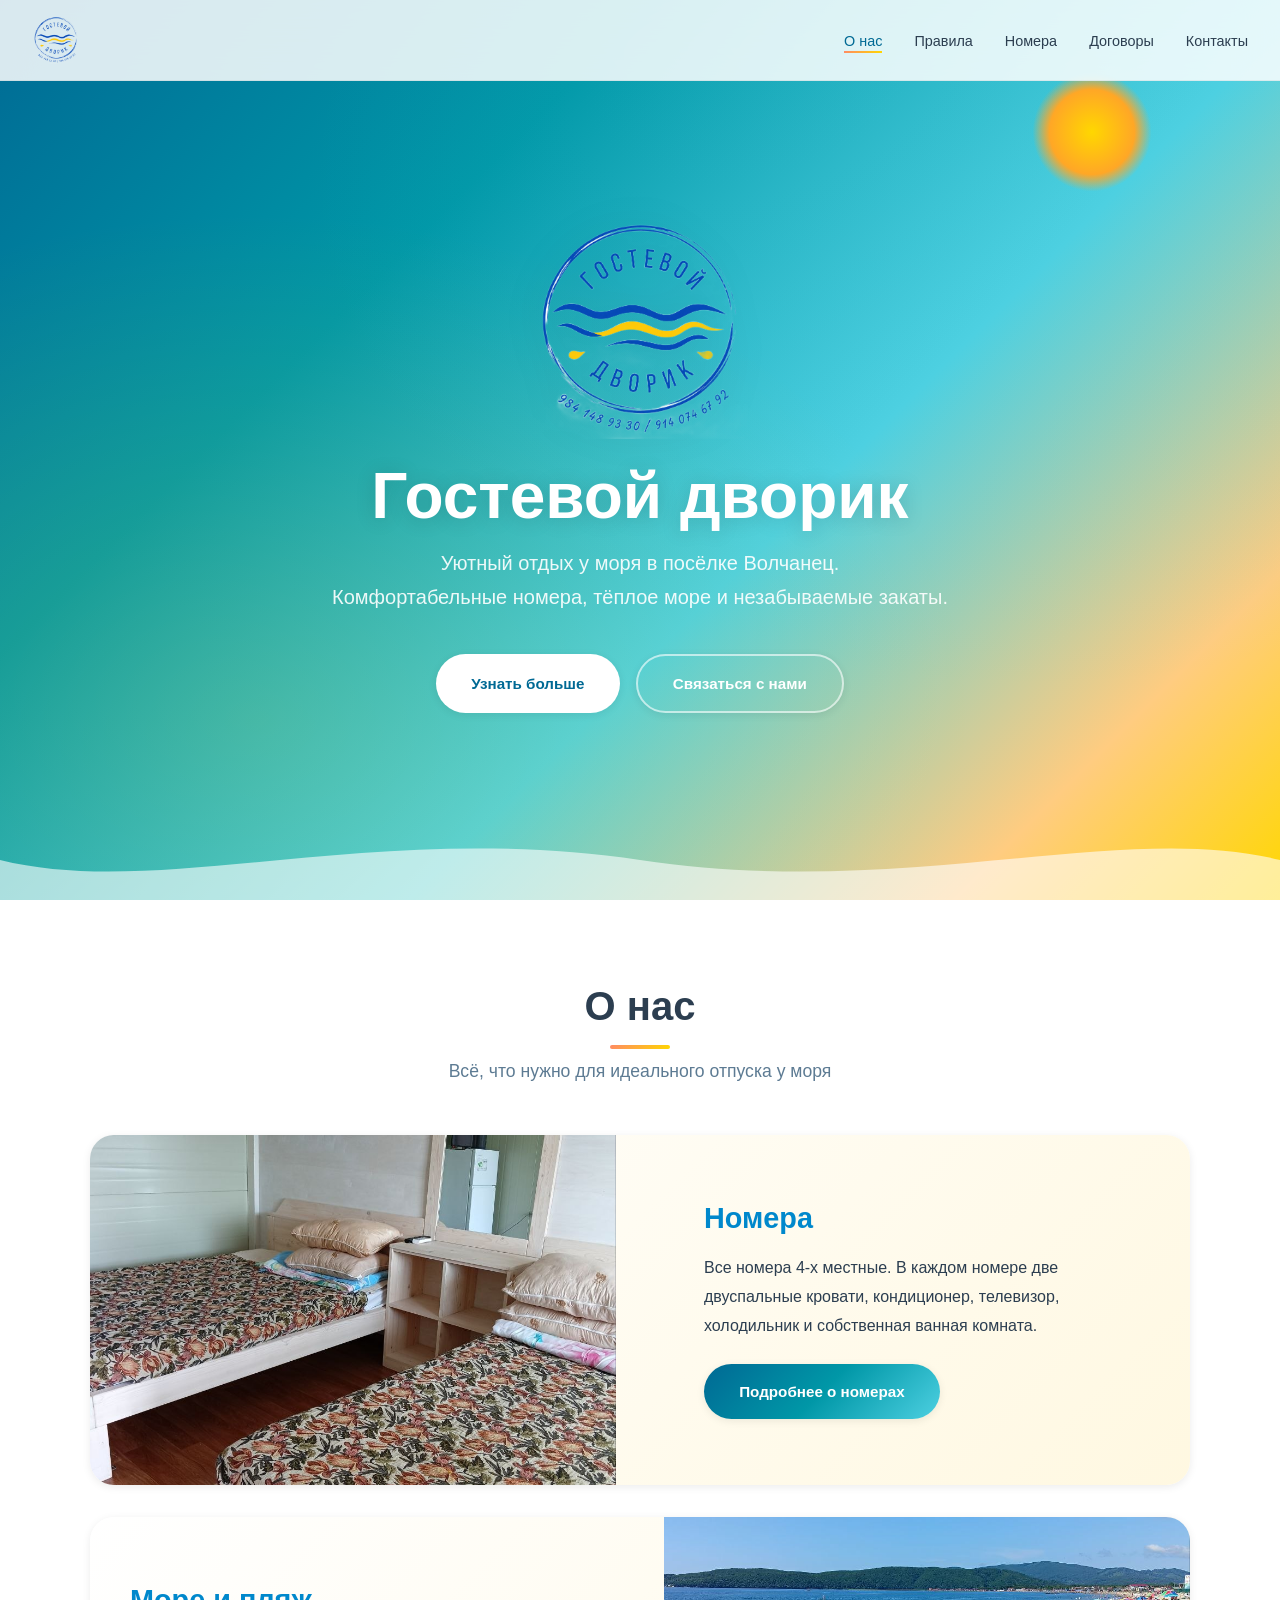
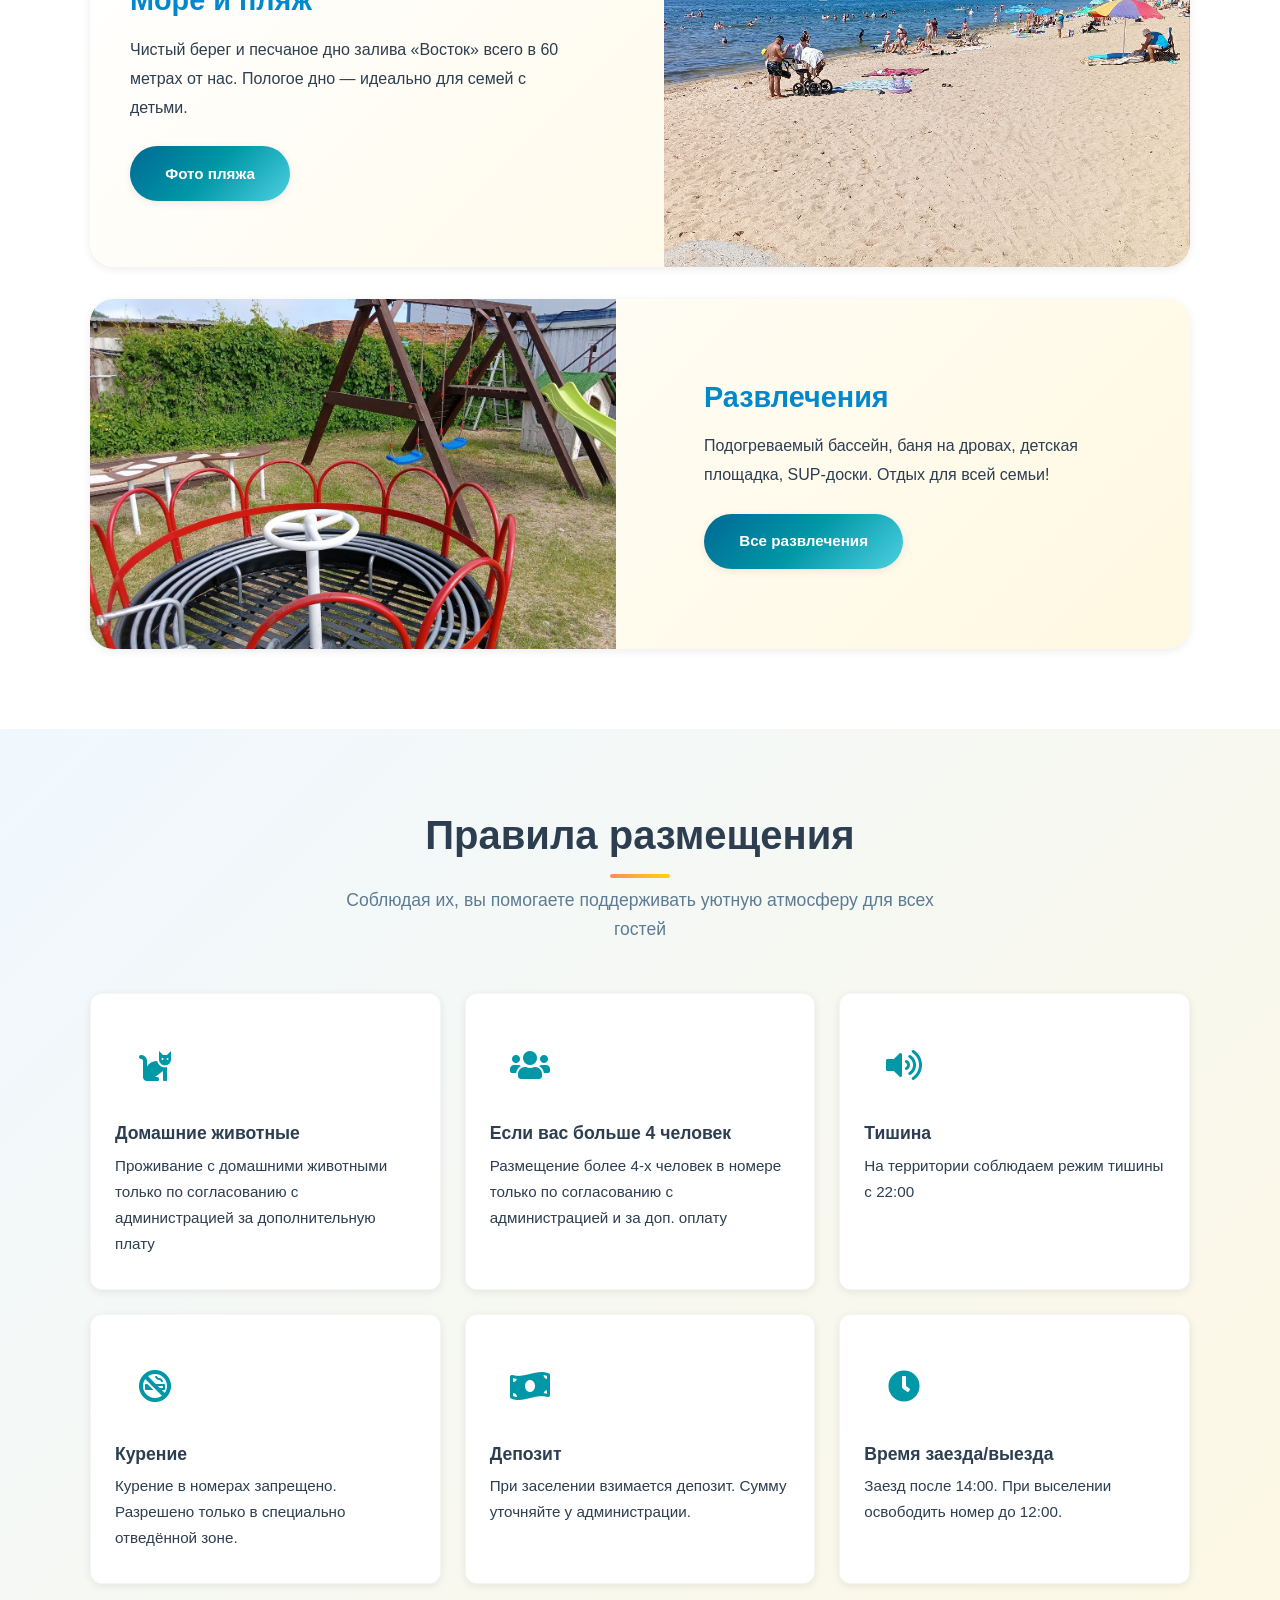
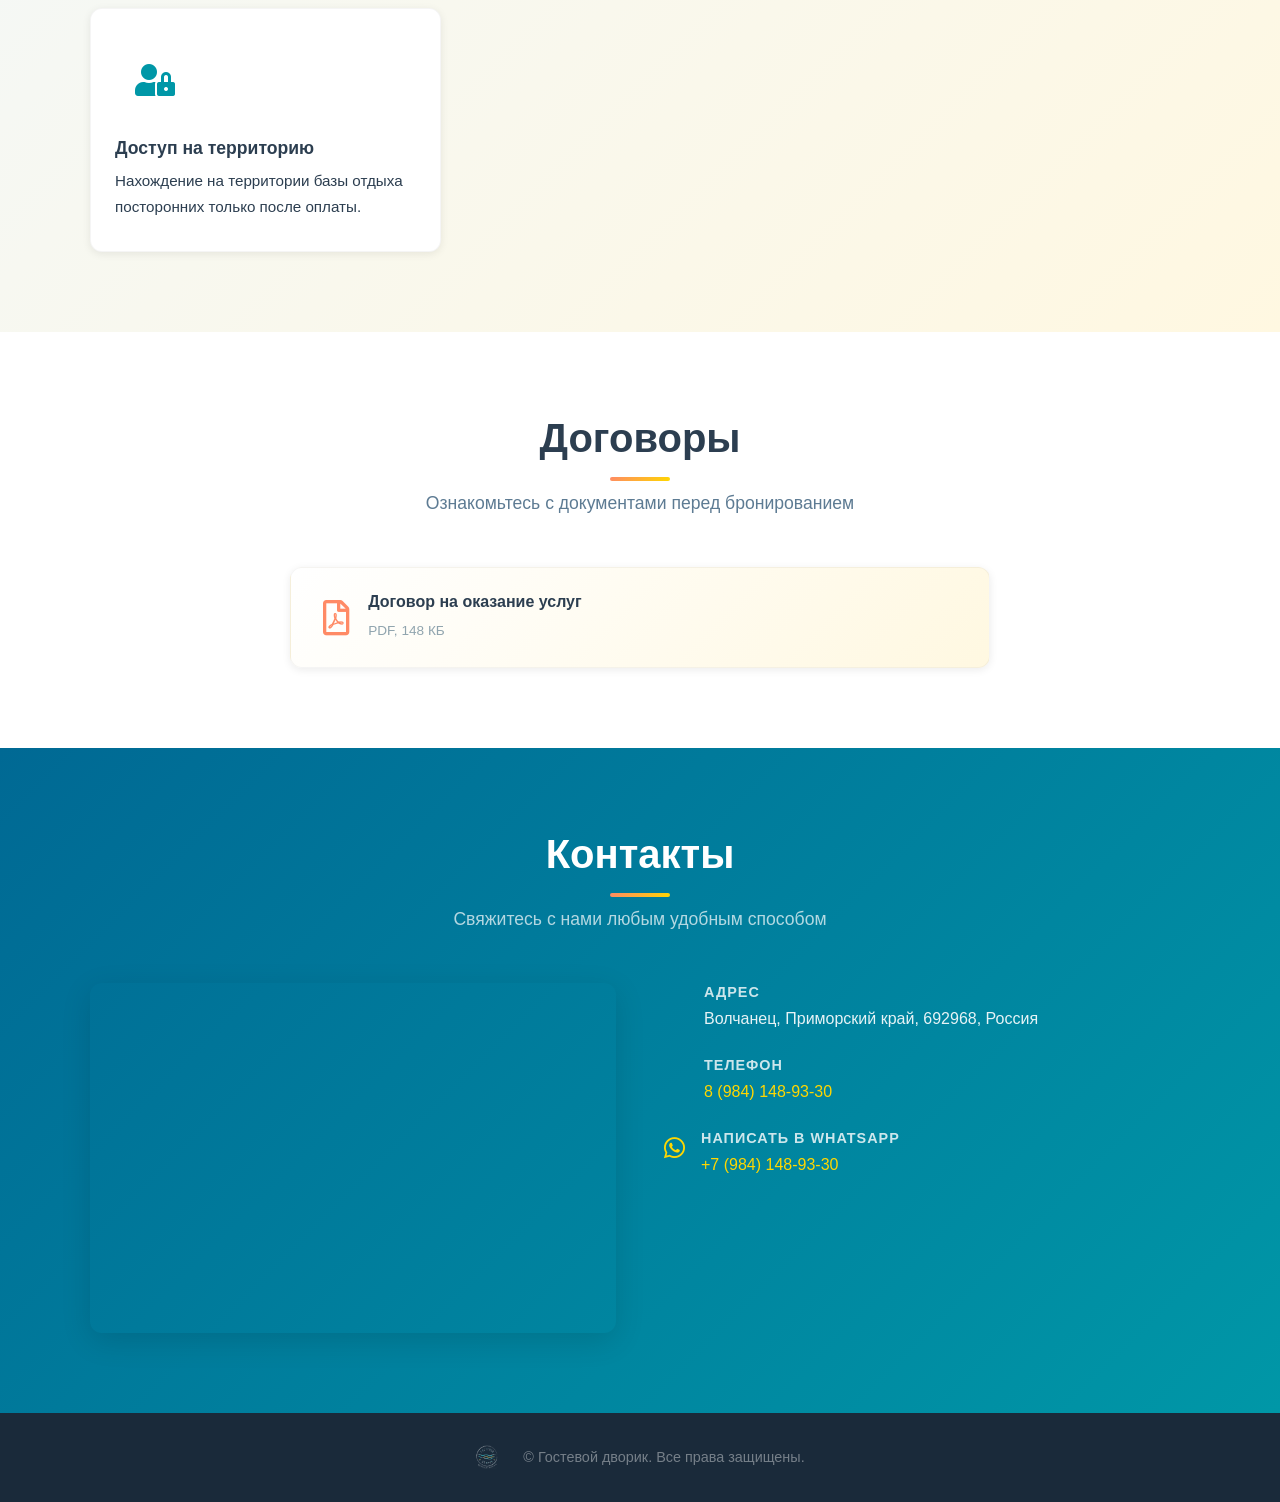
<file: index.html>
<!DOCTYPE HTML>
<html lang="ru">
<head>
    <title>Гостевой дворик — отдых у моря в Волчанце</title>
    <meta charset="utf-8" />
    <meta name="viewport" content="width=device-width, initial-scale=1, user-scalable=no" />
    <link rel="stylesheet" href="assets/css/main.css" />
    <noscript><link rel="stylesheet" href="assets/css/noscript.css" /></noscript>
</head>
<body class="is-preload">

    <nav id="nav">
        <a href="#hero" class="logo">
            <img src="assets/images/logo.png" alt="Гостевой дворик" class="logo-img">
        </a>
        <button class="menu-toggle" onclick="toggleMenu()" aria-label="Меню">
            <span></span><span></span><span></span>
        </button>
        <ul>
            <li><a href="#about" class="active">О нас</a></li>
            <li><a href="#rules">Правила</a></li>
            <li><a href="generic.html">Номера</a></li>
            <li><a href="#documents">Договоры</a></li>
            <li><a href="#contacts">Контакты</a></li>
        </ul>
    </nav>

    <section id="hero">
        <div class="sun"></div>
        <div class="waves"></div>
        <div class="inner">
            <div class="hero-logo fade-up"><img src="assets/images/logo.png" alt="Гостевой дворик" class="hero-logo-img"></div>
            <h1><span class="highlight">Гостевой</span> дворик</h1>
            <p>Уютный отдых у моря в посёлке Волчанец.<br>Комфортабельные номера, тёплое море и незабываемые закаты.</p>
            <div class="actions">
                <a href="#about" class="button">Узнать больше</a>
                <a href="#contacts" class="button outline-light">Связаться с нами</a>
            </div>
        </div>
    </section>

    <div id="wrapper">

        <section id="about" class="wrapper">
            <div class="inner">
                <h2 class="section-title">О нас</h2>
                <p class="section-subtitle">Всё, что нужно для идеального отпуска у моря</p>
                <div class="spotlights">
                    <section class="fade-up">
                        <div class="image"><img src="images/1.jpg" alt="Номера" /></div>
                        <div class="content">
                            <h2>Номера</h2>
                            <p>Все номера 4-х местные. В каждом номере две двуспальные кровати, кондиционер, телевизор, холодильник и собственная ванная комната.</p>
                            <a href="generic.html" class="button">Подробнее о номерах</a>
                        </div>
                    </section>
                    <section class="fade-up">
                        <div class="image"><img src="images/p1.jpg" alt="Море и пляж" /></div>
                        <div class="content">
                            <h2>Море и пляж</h2>
                            <p>Чистый берег и песчаное дно залива «Восток» всего в 60 метрах от нас. Пологое дно — идеально для семей с детьми.</p>
                            <a href="generic.html#beach-anchor" class="button">Фото пляжа</a>
                        </div>
                    </section>
                    <section class="fade-up">
                        <div class="image"><img src="images/3.jpg" alt="Развлечения" /></div>
                        <div class="content">
                            <h2>Развлечения</h2>
                            <p>Подогреваемый бассейн, баня на дровах, детская площадка, SUP-доски. Отдых для всей семьи!</p>
                            <a href="generic.html#entertainment-anchor" class="button">Все развлечения</a>
                        </div>
                    </section>
                </div>
            </div>
        </section>

        <section id="rules" class="wrapper">
            <div class="inner">
                <h2 class="section-title">Правила размещения</h2>
                <p class="section-subtitle">Соблюдая их, вы помогаете поддерживать уютную атмосферу для всех гостей</p>
                <div class="features">
                    <section class="fade-up">
                        <span class="icon solid major fa-cat"></span>
                        <h3>Домашние животные</h3>
                        <p>Проживание с домашними животными только по согласованию с администрацией за дополнительную плату</p>
                    </section>
                    <section class="fade-up">
                        <span class="icon solid major fa-users"></span>
                        <h3>Если вас больше 4 человек</h3>
                        <p>Размещение более 4-х человек в номере только по согласованию с администрацией и за доп. оплату</p>
                    </section>
                    <section class="fade-up">
                        <span class="icon solid major fa-volume-up"></span>
                        <h3>Тишина</h3>
                        <p>На территории соблюдаем режим тишины с 22:00</p>
                    </section>
                    <section class="fade-up">
                        <span class="icon solid major fa-smoking-ban"></span>
                        <h3>Курение</h3>
                        <p>Курение в номерах запрещено. Разрешено только в специально отведённой зоне.</p>
                    </section>
                    <section class="fade-up">
                        <span class="icon solid major fa-money-bill-wave"></span>
                        <h3>Депозит</h3>
                        <p>При заселении взимается депозит. Сумму уточняйте у администрации.</p>
                    </section>
                    <section class="fade-up">
                        <span class="icon solid major fa-clock"></span>
                        <h3>Время заезда/выезда</h3>
                        <p>Заезд после 14:00. При выселении освободить номер до 12:00.</p>
                    </section>
                    <section class="fade-up">
                        <span class="icon solid major fa-user-lock"></span>
                        <h3>Доступ на территорию</h3>
                        <p>Нахождение на территории базы отдыха посторонних только после оплаты.</p>
                    </section>
                </div>
            </div>
        </section>

        <section id="documents" class="wrapper">
            <div class="inner">
                <h2 class="section-title">Договоры</h2>
                <p class="section-subtitle">Ознакомьтесь с документами перед бронированием</p>
                <div class="documents-grid">
                    <a href="docs/dogovor.pdf" class="doc-card fade-up" target="_blank">
                        <span class="doc-icon far fa-file-pdf"></span>
                        <div class="doc-info">
                            <h4>Договор на оказание услуг</h4>
                            <span>PDF, 148 КБ</span>
                        </div>
                    </a>
                </div>
            </div>
        </section>

        <section id="contacts" class="wrapper">
            <div class="inner">
                <h2 class="section-title">Контакты</h2>
                <p class="section-subtitle">Свяжитесь с нами любым удобным способом</p>
                <div class="contacts-grid">
                    <div class="map-container fade-up">
                        <iframe src="https://yandex.ru/map-widget/v1/?um=constructor%3A2781322cbfacf51d2e24d1bc7c480b517cdf1f89c9c42535243e56034d19f2eb&amp;source=constructor" width="100%" height="350" frameborder="0" allowfullscreen="true"></iframe>
                    </div>
                    <div class="contact-info fade-up">
                        <div class="contact-item">
                            <span class="icon fa-map-marker-alt"></span>
                            <div>
                                <h3>Адрес</h3>
                                <p>Волчанец, Приморский край, 692968, Россия</p>
                            </div>
                        </div>
                        <div class="contact-item">
                            <span class="icon fa-phone-alt"></span>
                            <div>
                                <h3>Телефон</h3>
                                <p><a href="tel:+79841489330">8 (984) 148-93-30</a></p>
                            </div>
                        </div>
                        <div class="contact-item">
                            <span class="icon brands fa-whatsapp"></span>
                            <div>
                                <h3>Написать в WhatsApp</h3>
                                <p><a href="https://wa.me/79841489330" target="_blank">+7 (984) 148-93-30</a></p>
                            </div>
                        </div>
                    </div>
                </div>
            </div>
        </section>

    </div>

    <footer id="footer">
        <div class="inner">            <ul class="menu">
                <li><img src="assets/images/logo.png" alt="" class="footer-logo"></li>
                <li>&copy; Гостевой дворик. Все права защищены.</li>
            </ul>
        </div>
    </footer>

    <script>
        function toggleMenu() {
            document.querySelector('#nav ul').classList.toggle('open');
        }
        document.querySelectorAll('#nav ul li a').forEach(link => {
            link.addEventListener('click', () => {
                document.querySelector('#nav ul').classList.remove('open');
            });
        });
        window.addEventListener('scroll', () => {
            const nav = document.getElementById('nav');
            if (window.scrollY > 50) {
                nav.classList.add('scrolled');
            } else {
                nav.classList.remove('scrolled');
            }
        });
        const observer = new IntersectionObserver((entries) => {
            entries.forEach(entry => {
                if (entry.isIntersecting) {
                    entry.target.classList.add('visible');
                }
            });
        }, { threshold: 0.1 });
        document.querySelectorAll('.fade-up').forEach(el => observer.observe(el));
    </script>

</body>
</html>
</file>
<file: assets/css/noscript.css>
/*
	Hyperspace by HTML5 UP
	html5up.net | @ajlkn
	Free for personal and commercial use under the CCA 3.0 license (html5up.net/license)
*/

/* Spotlights */

	.spotlights > section > .image:before {
		opacity: 0 !important;
	}

	.spotlights > section > .content > .inner {
		-moz-transform: none !important;
		-webkit-transform: none !important;
		-ms-transform: none !important;
		transform: none !important;
		opacity: 1 !important;
	}

/* Wrapper */

	.wrapper > .inner {
		opacity: 1 !important;
		-moz-transform: none !important;
		-webkit-transform: none !important;
		-ms-transform: none !important;
		transform: none !important;
	}

/* Sidebar */

	#sidebar > .inner {
		opacity: 1 !important;
	}

	#sidebar nav > ul > li {
		-moz-transform: none !important;
		-webkit-transform: none !important;
		-ms-transform: none !important;
		transform: none !important;
		opacity: 1 !important;
	}
</file>
<file: assets/css/main.css>
@import url(fontawesome-all.min.css);

:root {
  --ocean-dark: #006994;
  --ocean: #0097A7;
  --ocean-light: #4DD0E1;
  --sky: #4FC3F7;
  --sky-light: #B3E5FC;
  --sun: #FFD700;
  --sunset: #FF8A65;
  --sunset-light: #FFCC80;
  --sand: #FFF8E1;
  --white: #ffffff;
  --text-dark: #2C3E50;
  --text-medium: #5D7B93;
  --text-light: #90A4AE;
  --shadow-sm: 0 2px 8px rgba(0,0,0,0.08);
  --shadow-md: 0 8px 30px rgba(0,0,0,0.12);
  --shadow-lg: 0 20px 60px rgba(0,0,0,0.15);
  --radius: 12px;
  --radius-lg: 24px;
  --gradient-sea: linear-gradient(135deg, #006994 0%, #0097A7 50%, #4DD0E1 100%);
  --gradient-sunset: linear-gradient(135deg, #FF8A65 0%, #FFD700 100%);
  --gradient-hero: linear-gradient(135deg, #006994 0%, #0097A7 30%, #4DD0E1 60%, #FFCC80 85%, #FFD700 100%);
  --gradient-card: linear-gradient(135deg, #ffffff 0%, #FFF8E1 100%);
  --font: 'Segoe UI', -apple-system, BlinkMacSystemFont, Roboto, sans-serif;
  --transition: all 0.3s cubic-bezier(0.4, 0, 0.2, 1);
}

*, *::before, *::after { margin:0; padding:0; box-sizing:border-box; }
html { scroll-behavior: smooth; font-size:16px; }
body { font-family:var(--font); color:var(--text-dark); background:var(--white); line-height:1.7; -webkit-font-smoothing:antialiased; }
img { max-width:100%; height:auto; display:block; }
a { color:var(--ocean); text-decoration:none; transition:var(--transition); }
a:hover { color:var(--ocean-dark); }
ul { list-style:none; }
h1,h2,h3,h4 { color:var(--text-dark); font-weight:700; line-height:1.3; }
h1 { font-size:3.5rem; }
h2 { font-size:2.5rem; }
h3 { font-size:1.5rem; }
p { color:var(--text-dark); margin-bottom:1.2rem; }

.section-title { text-align:center; margin-bottom:0.5rem; }
.section-title:after { content:''; display:block; width:60px; height:4px; background:var(--gradient-sunset); border-radius:2px; margin:0.8rem auto 0; }
.section-subtitle { text-align:center; color:var(--text-medium); font-size:1.1rem; max-width:600px; margin:0 auto 3rem; }

.button { display:inline-flex; align-items:center; gap:0.5rem; padding:0.9rem 2.2rem; border-radius:50px; font-weight:600; font-size:0.95rem; border:none; cursor:pointer; transition:var(--transition); text-decoration:none; background:var(--white); color:var(--ocean-dark); box-shadow:var(--shadow-sm); }
.button:hover { transform:translateY(-2px); box-shadow:var(--shadow-md); }
.button.primary { background:var(--gradient-sunset); color:var(--white); }
.button.outline { background:transparent; border:2px solid var(--ocean); color:var(--ocean); }

#nav { position:fixed; top:0; left:0; right:0; z-index:1000; padding:1rem 2rem; background:rgba(255,255,255,0.85); backdrop-filter:blur(20px); border-bottom:1px solid rgba(0,0,0,0.05); display:flex; align-items:center; justify-content:space-between; transition:var(--transition); }
#nav.scrolled { padding:0.6rem 2rem; box-shadow:var(--shadow-sm); }
#nav .logo { display:flex; align-items:center; gap:0.5rem; text-decoration:none; }
#nav .logo .logo-img { height:48px; width:auto; display:block; }
#nav .logo .logo-text { font-size:1.2rem; font-weight:800; background:var(--gradient-sea); -webkit-background-clip:text; -webkit-text-fill-color:transparent; background-clip:text; }
#nav ul { display:flex; align-items:center; gap:2rem; }
#nav ul li a { font-weight:500; font-size:0.9rem; color:var(--text-dark); position:relative; padding:0.3rem 0; }
#nav ul li a:after { content:''; position:absolute; bottom:0; left:0; width:0; height:2px; background:var(--gradient-sunset); transition:var(--transition); }
#nav ul li a:hover:after, #nav ul li a.active:after { width:100%; }
#nav ul li a:hover, #nav ul li a.active { color:var(--ocean-dark); }
.menu-toggle { display:none; flex-direction:column; gap:5px; cursor:pointer; padding:5px; background:none; border:none; }
.menu-toggle span { width:24px; height:2px; background:var(--text-dark); border-radius:2px; transition:var(--transition); }

#hero { min-height:100vh; display:flex; align-items:center; justify-content:center; background:var(--gradient-hero); position:relative; overflow:hidden; padding:6rem 2rem 4rem; }
#hero::before { content:''; position:absolute; inset:0; background:radial-gradient(ellipse at 20% 80%, rgba(255,215,0,0.15) 0%, transparent 50%),radial-gradient(ellipse at 80% 20%, rgba(77,208,225,0.15) 0%, transparent 50%); }
#hero .sun { position:absolute; top:8%; right:10%; width:120px; height:120px; background:radial-gradient(circle, #FFD700 0%, #FFA726 50%, transparent 70%); border-radius:50%; animation:pulseGlow 4s ease-in-out infinite; pointer-events:none; }
@keyframes pulseGlow { 0%,100%{transform:scale(1);opacity:0.8} 50%{transform:scale(1.1);opacity:1} }
#hero .waves { position:absolute; bottom:0; left:0; right:0; height:80px; background:url("data:image/svg+xml,%3Csvg xmlns='http://www.w3.org/2000/svg' viewBox='0 0 1200 120' preserveAspectRatio='none'%3E%3Cpath d='M0,60 C150,120 350,0 600,60 C850,120 1050,0 1200,60 L1200,120 L0,120 Z' fill='%23ffffff' opacity='0.6'/%3E%3C/svg%3E"); background-size:cover; background-position:bottom; }
#hero .inner { text-align:center; max-width:700px; position:relative; z-index:1; }
#hero .hero-logo { margin-bottom:1rem; }
#hero .hero-logo .hero-logo-img { max-width:220px; height:auto; margin:0 auto; filter:drop-shadow(0 4px 20px rgba(0,0,0,0.15)); }
#hero h1 { font-size:4rem; font-weight:800; color:var(--white); margin-bottom:0.5rem; text-shadow:0 2px 20px rgba(0,0,0,0.15); }

#hero p { font-size:1.25rem; color:rgba(255,255,255,0.9); margin-bottom:2.5rem; }
#hero .actions { display:flex; gap:1rem; justify-content:center; flex-wrap:wrap; }
#hero .actions .button { background:var(--white); color:var(--ocean-dark); font-weight:700; }
#hero .actions .button.outline-light { background:transparent; border:2px solid rgba(255,255,255,0.6); color:var(--white); }
#hero .actions .button.outline-light:hover { background:rgba(255,255,255,0.15); border-color:var(--white); }

section.wrapper { padding:5rem 2rem; }
.wrapper>.inner { max-width:1100px; margin:0 auto; }

#about { background:var(--white); }
#about .spotlights { display:flex; flex-direction:column; gap:2rem; }
#about .spotlights>section { display:grid; grid-template-columns:1fr 1fr; gap:3rem; align-items:center; background:var(--gradient-card); border-radius:var(--radius-lg); overflow:hidden; box-shadow:var(--shadow-sm); transition:var(--transition); }
#about .spotlights>section:hover { box-shadow:var(--shadow-md); transform:translateY(-3px); }
#about .spotlights>section:nth-child(even) { direction:rtl; }
#about .spotlights>section:nth-child(even) .content { direction:ltr; }
#about .spotlights>section .image { overflow:hidden; height:350px; }
#about .spotlights>section .image img { width:100%; height:100%; object-fit:cover; transition:transform 0.6s ease; }
#about .spotlights>section:hover .image img { transform:scale(1.05); }
#about .spotlights>section .content { padding:2.5rem; }
#about .spotlights>section .content h2 { font-size:1.8rem; margin-bottom:1rem; color:#0088CC; }
#about .spotlights>section .content p { color:var(--text-dark); margin-bottom:1.5rem; line-height:1.8; }
#about .spotlights>section .content .button { background:var(--gradient-sea); color:var(--white); }

#rules { background:linear-gradient(135deg, #F0F8FF 0%, #FFF8E1 100%); }
#rules .features { display:grid; grid-template-columns:repeat(auto-fit, minmax(280px, 1fr)); gap:1.5rem; }
#rules .features section { background:var(--white); padding:2rem 1.5rem; border-radius:var(--radius); box-shadow:var(--shadow-sm); transition:var(--transition); border:1px solid rgba(0,0,0,0.04); position:relative; overflow:hidden; }
#rules .features section:hover { transform:translateY(-5px); box-shadow:var(--shadow-md); }
#rules .features section::before { content:''; position:absolute; top:0; left:0; right:0; height:3px; background:var(--gradient-sunset); transform:scaleX(0); transform-origin:left; transition:transform 0.4s ease; }
#rules .features section:hover::before { transform:scaleX(1); }
.icon { text-decoration:none; border-bottom:none; position:relative; }
.icon:before { -moz-osx-font-smoothing:grayscale; -webkit-font-smoothing:antialiased; display:inline-block; font-style:normal; font-variant:normal; text-rendering:auto; line-height:1; text-transform:none !important; font-family:'Font Awesome 5 Free'; font-weight:400; }
.icon.solid:before { font-weight:900; }
.icon.brands:before { font-family:'Font Awesome 5 Brands'; }
.icon.major { width:2.5em; height:2.5em; display:block; line-height:2.5em; text-align:center; border-radius:100%; font-size:1.25rem; }
.icon > .label { display:none; }
#rules .features section .icon { font-size:2rem; color:var(--ocean); margin-bottom:1rem; display:inline-block; }
#rules .features section h3 { font-size:1.1rem; color:var(--text-dark); margin-bottom:0.5rem; }
#rules .features section p { font-size:0.95rem; color:var(--text-dark); margin-bottom:0; }

#documents { background:var(--white); }
#documents .documents-grid { display:grid; grid-template-columns:repeat(auto-fit, minmax(250px, 1fr)); gap:1.5rem; max-width:700px; margin:0 auto; }
#documents .doc-card { display:flex; align-items:center; gap:1.2rem; padding:1.5rem 2rem; background:var(--gradient-card); border-radius:var(--radius); box-shadow:var(--shadow-sm); transition:var(--transition); text-decoration:none; border:1px solid rgba(0,0,0,0.04); }
#documents .doc-card:hover { transform:translateY(-3px); box-shadow:var(--shadow-md); }
#documents .doc-card .doc-icon { font-size:2.2rem; color:var(--sunset); flex-shrink:0; }
#documents .doc-card .doc-info h4 { font-size:1rem; margin-bottom:0.2rem; color:var(--text-dark); }
#documents .doc-card .doc-info span { font-size:0.85rem; color:var(--text-light); }

#contacts { background:linear-gradient(135deg, #006994 0%, #0097A7 100%); color:var(--white); }
#contacts .section-title, #contacts .section-subtitle { color:var(--white); }
#contacts .section-title:after { background:var(--gradient-sunset); }
#contacts .section-subtitle { color:rgba(255,255,255,0.7); }
#contacts .contacts-grid { display:grid; grid-template-columns:1fr 1fr; gap:3rem; align-items:start; }
#contacts .map-container { border-radius:var(--radius); overflow:hidden; box-shadow:var(--shadow-md); }
#contacts .map-container iframe { width:100%; height:350px; border:none; display:block; }
#contacts .contact-info { display:flex; flex-direction:column; gap:1.5rem; }
#contacts .contact-item { display:flex; align-items:flex-start; gap:1rem; }
#contacts .contact-item .icon { font-size:1.5rem; color:var(--sun); flex-shrink:0; }
#contacts .contact-item .icon:before { font-size:1.5rem; }
#contacts .contact-item h3 { color:var(--white); font-size:0.9rem; text-transform:uppercase; letter-spacing:1px; margin-bottom:0.2rem; opacity:0.8; }
#contacts .contact-item p, #contacts .contact-item span { color:rgba(255,255,255,0.9); margin-bottom:0; }
#contacts .contact-item a { color:var(--sun); }
#contacts .contact-item a:hover { color:var(--sunset-light); }

#footer { background:#1a2a3a; color:rgba(255,255,255,0.6); text-align:center; padding:2rem; font-size:0.9rem; }
#footer .inner .menu { display:flex; justify-content:center; align-items:center; gap:1.5rem; flex-wrap:wrap; }
#footer .inner .menu .footer-logo { height:24px; width:auto; opacity:0.5; filter:brightness(10); }
#footer .inner .menu li { color:rgba(255,255,255,0.4); }
#footer .inner .menu a { color:var(--ocean-light); }
#footer .inner .menu a:hover { color:var(--sun); }

.fade-up { opacity:0; transform:translateY(30px); transition:opacity 0.8s ease, transform 0.8s ease; }
.fade-up.visible { opacity:1; transform:translateY(0); }

.modal { display:none; position:fixed; z-index:9999; left:0; top:0; width:100%; height:100%; background-color:rgba(0,0,0,0.9); }
.modal-content { display:flex; justify-content:center; align-items:center; height:100%; position:relative; }
.modal-image { max-width:90%; max-height:90%; object-fit:contain; }
.close-modal { position:absolute; top:20px; right:35px; color:#fff; font-size:40px; font-weight:bold; cursor:pointer; transition:var(--transition); z-index:10000; }
.close-modal:hover { color:var(--sun); transform:rotate(90deg); }
.prev-slide, .next-slide { cursor:pointer; position:absolute; top:50%; transform:translateY(-50%); padding:16px; color:white; font-weight:bold; font-size:24px; transition:0.3s; user-select:none; background:rgba(0,0,0,0.5); border-radius:50%; width:50px; height:50px; display:flex; align-items:center; justify-content:center; z-index:10000; }
.prev-slide { left:20px; }
.next-slide { right:20px; }
.prev-slide:hover, .next-slide:hover { background:var(--ocean); }

@media (max-width:1024px) {
  #about .spotlights>section { grid-template-columns:1fr; }
  #about .spotlights>section:nth-child(even) { direction:ltr; }
  #about .spotlights>section .image { height:300px; }
  #contacts .contacts-grid { grid-template-columns:1fr; }
}
@media (max-width:768px) {
  h1 { font-size:2.5rem; } h2 { font-size:2rem; }
  #hero h1 { font-size:2.8rem; }
  #hero .sun { width:80px; height:80px; top:5%; right:5%; }
  #nav ul { display:none; position:absolute; top:100%; left:0; right:0; background:rgba(255,255,255,0.98); backdrop-filter:blur(20px); flex-direction:column; padding:1.5rem; gap:1rem; box-shadow:var(--shadow-md); }
  #nav ul.open { display:flex; }
  .menu-toggle { display:flex; }
  section.wrapper { padding:3rem 1.2rem; }
  #rules .features { grid-template-columns:1fr; }
}
@media (max-width:480px) {
  html { font-size:14px; }
  #hero h1 { font-size:2.2rem; }
  #hero .actions { flex-direction:column; }
  #hero .actions .button { width:100%; justify-content:center; }
}
</file>
